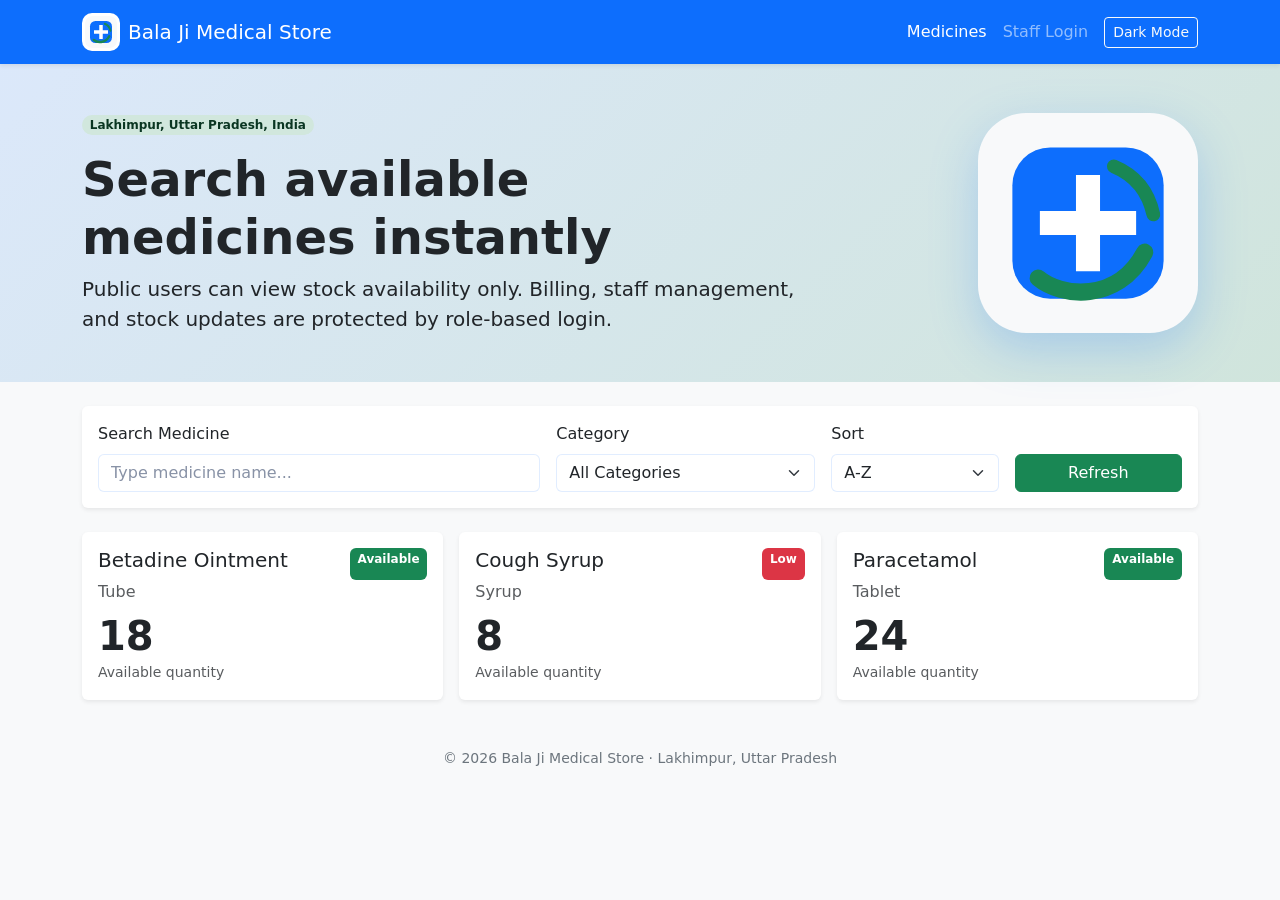
<file: index.html>
<!doctype html>
<html lang="en" data-theme="light">
<head>
  <meta charset="utf-8">
  <meta name="viewport" content="width=device-width, initial-scale=1">
  <meta name="description" content="Public medicine availability for Bala Ji Medical Store, Lakhimpur, Uttar Pradesh.">
  <title>Bala Ji Medical Store | Public Inventory</title>
  <link rel="icon" href="assets/logo.svg" type="image/svg+xml">
  <link href="https://cdn.jsdelivr.net/npm/bootstrap@5.3.3/dist/css/bootstrap.min.css" rel="stylesheet">
  <link href="css/style.css" rel="stylesheet">
</head>
<body data-page="home">
<nav class="navbar navbar-expand-lg navbar-dark bg-primary sticky-top shadow-sm">
  <div class="container">
    <a class="navbar-brand d-flex align-items-center gap-2" href="index.html"><img src="assets/logo.svg" alt="Bala Ji Medical Store logo" class="brand-logo"> <span>Bala Ji Medical Store</span></a>
    <button class="navbar-toggler" type="button" data-bs-toggle="collapse" data-bs-target="#mainNav" aria-controls="mainNav" aria-expanded="false" aria-label="Toggle navigation"><span class="navbar-toggler-icon"></span></button>
    <div class="collapse navbar-collapse" id="mainNav">
      <ul class="navbar-nav ms-auto align-items-lg-center">
        <li class="nav-item"><a class="nav-link active" href="index.html">Medicines</a></li>
        <li class="nav-item"><a class="nav-link" href="login.html">Staff Login</a></li>
        <li class="nav-item"><button class="btn btn-outline-light btn-sm ms-lg-2" data-action="toggle-theme">Dark Mode</button></li>
      </ul>
    </div>
  </div>
</nav>
<header class="hero-section py-5">
  <div class="container">
    <div class="row align-items-center g-4">
      <div class="col-lg-8">
        <p class="badge bg-success-subtle text-success-emphasis rounded-pill">Lakhimpur, Uttar Pradesh, India</p>
        <h1 class="display-5 fw-bold">Search available medicines instantly</h1>
        <p class="lead mb-0">Public users can view stock availability only. Billing, staff management, and stock updates are protected by role-based login.</p>
      </div>
      <div class="col-lg-4 text-lg-end"><img src="assets/logo.svg" class="hero-logo" alt="Bala Ji Medical Store medical cross logo"></div>
    </div>
  </div>
</header>
<main class="container py-4">
  <section class="card border-0 shadow-sm mb-4">
    <div class="card-body">
      <div class="row g-3 align-items-end">
        <div class="col-md-5"><label class="form-label" for="searchMedicine">Search Medicine</label><input id="searchMedicine" class="form-control" placeholder="Type medicine name..."></div>
        <div class="col-md-3"><label class="form-label" for="categoryFilter">Category</label><select id="categoryFilter" class="form-select"><option value="">All Categories</option></select></div>
        <div class="col-md-2"><label class="form-label" for="sortMedicine">Sort</label><select id="sortMedicine" class="form-select"><option value="az">A-Z</option><option value="za">Z-A</option><option value="stockHigh">Stock High</option><option value="stockLow">Stock Low</option></select></div>
        <div class="col-md-2"><button class="btn btn-success w-100" id="refreshPublicInventory">Refresh</button></div>
      </div>
    </div>
  </section>
  <div id="notificationArea" class="mb-3"></div>
  <section id="publicInventoryGrid" class="row g-3" aria-live="polite"></section>
</main>
<footer class="footer py-4 mt-auto"><div class="container text-center small">© <span data-year></span> Bala Ji Medical Store · Lakhimpur, Uttar Pradesh</div></footer>
<script src="https://cdn.jsdelivr.net/npm/bootstrap@5.3.3/dist/js/bootstrap.bundle.min.js"></script>
<script src="js/app.js"></script>
</body>
</html>
</file>
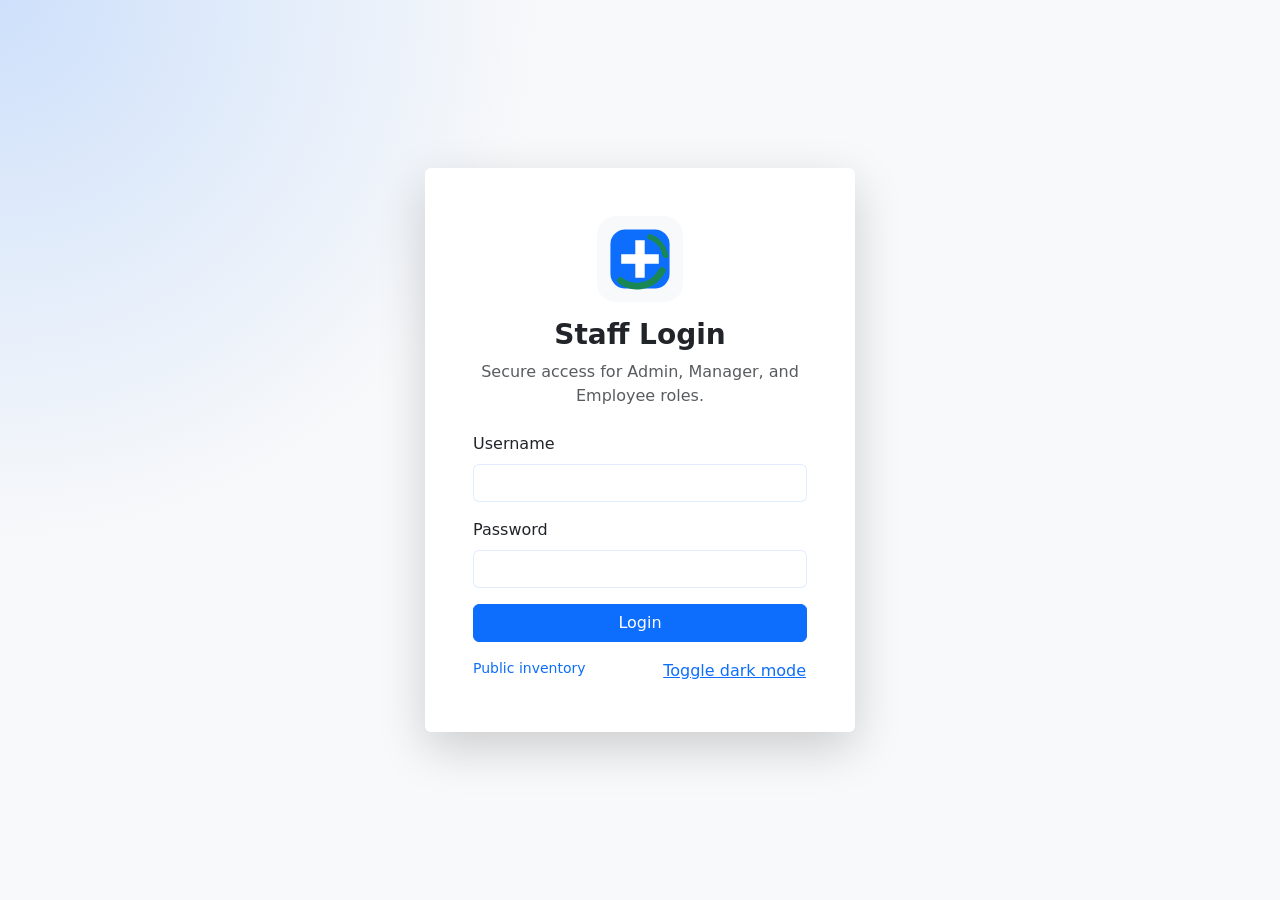
<file: billing.html>
<!doctype html><html lang="en" data-theme="light"><head><meta charset="utf-8"><meta name="viewport" content="width=device-width, initial-scale=1"><title>Billing | Bala Ji Medical Store</title><link rel="icon" href="assets/logo.svg" type="image/svg+xml"><link href="https://cdn.jsdelivr.net/npm/bootstrap@5.3.3/dist/css/bootstrap.min.css" rel="stylesheet"><link href="css/style.css" rel="stylesheet"></head><body data-page="billing" data-roles="Admin,Manager,Employee">
<div class="app-shell"><aside class="sidebar"><a class="sidebar-brand" href="admin.html"><img src="assets/logo.svg" alt="Logo"> <span>BJ Medical</span></a><nav class="nav flex-column"><a class="nav-link" href="admin.html" data-role-link="Admin">Dashboard</a><a class="nav-link" href="inventory.html">Inventory</a><a class="nav-link active" href="billing.html">Billing</a><a class="nav-link" href="employees.html" data-role-link="Admin">Employees</a><a class="nav-link" href="customers.html">Customers</a><a class="nav-link" href="prescriptions.html">Prescriptions</a><button class="nav-link btn btn-link text-start" data-action="logout">Logout</button></nav></aside><div class="content-area"><nav class="navbar bg-body-tertiary shadow-sm px-3"><span class="fw-semibold">Billing & Invoice</span><span data-current-user class="small text-muted"></span></nav>
<main class="container-fluid p-3 p-md-4"><div id="notificationArea"></div><div class="row g-3"><section class="col-xl-7"><div class="card border-0 shadow-sm"><div class="card-header bg-transparent fw-semibold">Create Bill</div><div class="card-body"><form id="billForm"><input type="hidden" name="csrf" data-csrf><div class="row g-3"><div class="col-md-4"><label class="form-label">Customer Name</label><input name="CustomerName" class="form-control" required></div><div class="col-md-4"><label class="form-label">Phone Number</label><input name="Phone" class="form-control" pattern="[0-9]{10}" required></div><div class="col-md-4"><label class="form-label">Email</label><input name="Email" type="email" class="form-control"></div></div><hr><div class="form-check form-switch mb-3"><input class="form-check-input" type="checkbox" id="applyGst" name="ApplyGST"><label class="form-check-label" for="applyGst">Apply GST</label></div><div class="table-responsive"><table class="table align-middle"><thead><tr><th>Medicine</th><th width="120">Qty</th><th width="140">Unit Price</th><th>Total</th><th></th></tr></thead><tbody id="billItems"></tbody></table></div><button class="btn btn-outline-primary btn-sm" type="button" id="addBillItem">Add Medicine</button><div class="row justify-content-end mt-3"><div class="col-md-5"><div class="summary-box"><div><span>Subtotal</span><strong id="billSubtotal">₹0.00</strong></div><div><span>GST (12%)</span><strong id="billGst">₹0.00</strong></div><div class="grand"><span>Grand Total</span><strong id="billGrandTotal">₹0.00</strong></div></div></div></div><section class="payment-panel mt-4 p-3 rounded border"><h3 class="h6 fw-bold">Payment Confirmation</h3><div class="d-flex gap-3 mb-3"><div class="form-check"><input class="form-check-input" type="radio" name="PaymentMethod" id="payUpi" value="UPI" checked><label class="form-check-label" for="payUpi">UPI Payment</label></div><div class="form-check"><input class="form-check-input" type="radio" name="PaymentMethod" id="payCash" value="Cash"><label class="form-check-label" for="payCash">Cash Payment</label></div></div><div id="upiPanel"><img id="upiQr" alt="UPI QR Code" width="180" height="180" class="border rounded bg-white p-2"><p class="mb-1"><strong>UPI ID:</strong> 6387499392@ybl</p><p class="mb-2"><strong>Amount Payable:</strong> <span data-payable>₹0.00</span></p><input type="hidden" id="upiConfirmed" value="no"><button class="btn btn-outline-success btn-sm" type="button" id="upiPaid">I Have Paid</button></div><div id="cashPanel" class="d-none"><p><strong>Amount Payable:</strong> <span data-payable>₹0.00</span></p><div class="form-check"><input class="form-check-input" type="checkbox" id="cashReceived"><label class="form-check-label" for="cashReceived">Cash Payment Received</label></div></div></section><button class="btn btn-success mt-3">Generate Invoice</button></form></div></div></section><section class="col-xl-5"><div class="card border-0 shadow-sm invoice-card"><div class="card-header bg-transparent d-flex justify-content-between"><strong>Invoice Preview</strong><button class="btn btn-outline-secondary btn-sm" id="printInvoice">Print</button></div><div class="card-body"><div id="invoicePreview" class="invoice-preview">Create a bill to preview invoice.</div><div class="d-flex flex-wrap gap-2 mt-3"><button class="btn btn-success btn-sm" id="sendWhatsapp" disabled>Send on WhatsApp</button><button class="btn btn-primary btn-sm" id="sendEmail" disabled>Send Invoice Email</button><button class="btn btn-outline-danger btn-sm" id="exportBillPdf" disabled>Export Bills PDF</button></div></div></div></section></div><section class="card border-0 shadow-sm mt-4"><div class="card-header bg-transparent fw-semibold">Recent Bills</div><div class="card-body table-responsive"><table class="table"><thead><tr><th>Bill ID</th><th>Customer</th><th>Total</th><th>Date</th><th>Created By</th></tr></thead><tbody id="billsTable"></tbody></table></div></section></main></div></div>
<script src="https://cdn.jsdelivr.net/npm/bootstrap@5.3.3/dist/js/bootstrap.bundle.min.js"></script><script src="js/app.js"></script></body></html>
</file>
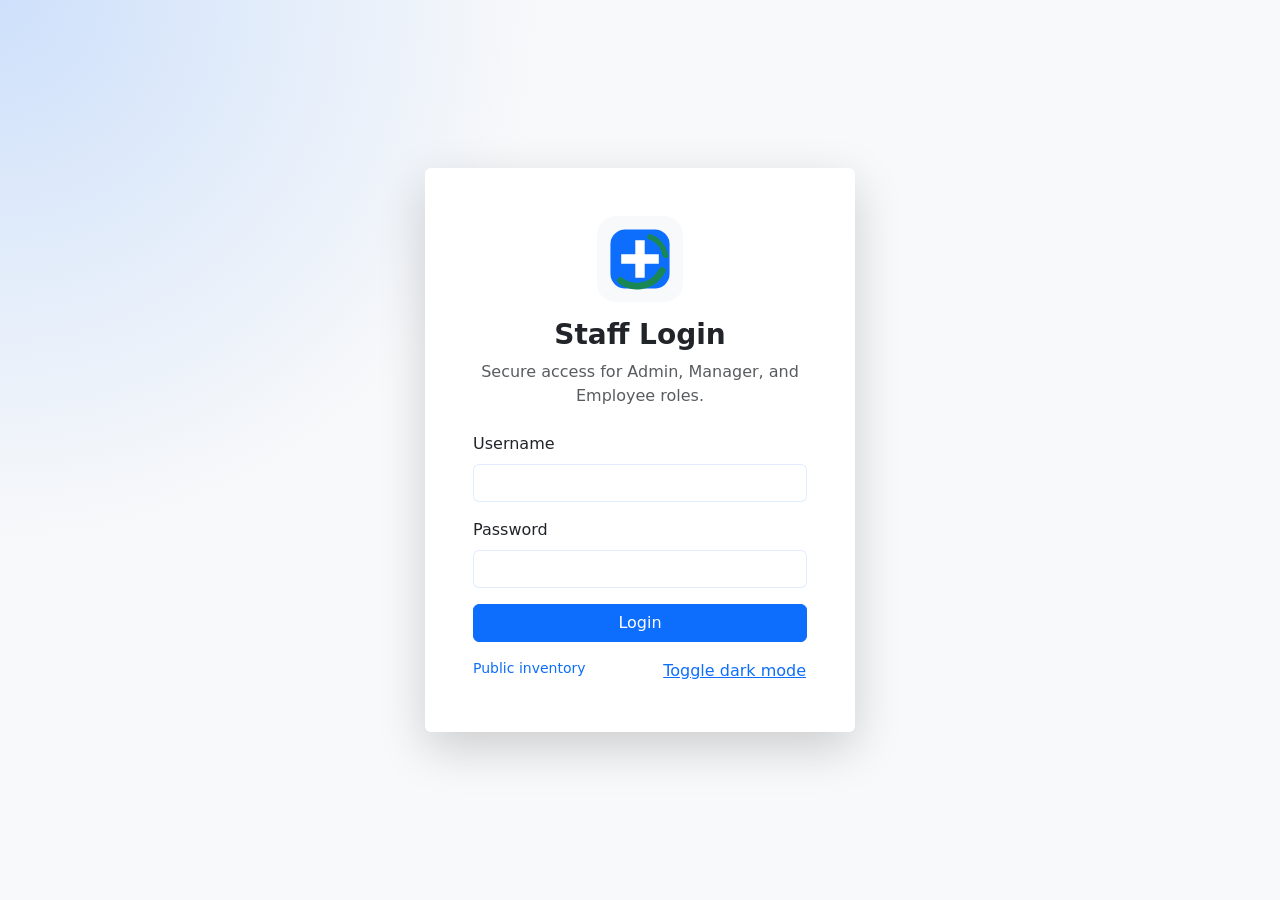
<file: customers.html>
<!doctype html><html lang="en" data-theme="light"><head><meta charset="utf-8"><meta name="viewport" content="width=device-width, initial-scale=1"><title>Customers | Bala Ji Medical Store</title><link rel="icon" href="assets/logo.svg" type="image/svg+xml"><link href="https://cdn.jsdelivr.net/npm/bootstrap@5.3.3/dist/css/bootstrap.min.css" rel="stylesheet"><link href="css/style.css" rel="stylesheet"></head><body data-page="customers" data-roles="Admin,Manager,Employee">
<div class="app-shell"><aside class="sidebar"><a class="sidebar-brand" href="admin.html"><img src="assets/logo.svg" alt="Logo"> <span>BJ Medical</span></a><nav class="nav flex-column"><a class="nav-link" href="admin.html" data-role-link="Admin">Dashboard</a><a class="nav-link" href="inventory.html">Inventory</a><a class="nav-link" href="billing.html">Billing</a><a class="nav-link" href="employees.html" data-role-link="Admin">Employees</a><a class="nav-link active" href="customers.html">Customers</a><a class="nav-link" href="prescriptions.html">Prescriptions</a><button class="nav-link btn btn-link text-start" data-action="logout">Logout</button></nav></aside><div class="content-area"><nav class="navbar bg-body-tertiary shadow-sm px-3"><span class="fw-semibold">Customer Management</span><span data-current-user class="small text-muted"></span></nav>
<main class="container-fluid p-3 p-md-4"><div id="notificationArea"></div><section class="row g-3"><div class="col-lg-4"><div class="card border-0 shadow-sm"><div class="card-header bg-transparent fw-semibold">Add / Edit Customer</div><div class="card-body"><form id="customerForm"><input type="hidden" name="CustomerID"><input type="hidden" name="csrf" data-csrf><div class="mb-3"><label class="form-label">Name</label><input name="Name" class="form-control" required></div><div class="mb-3"><label class="form-label">Phone</label><input name="Phone" class="form-control" pattern="[0-9]{10}" required></div><div class="mb-3"><label class="form-label">Email</label><input name="Email" type="email" class="form-control"></div><div class="mb-3"><label class="form-label">Address</label><textarea name="Address" class="form-control"></textarea></div><button class="btn btn-primary">Save Customer</button><button class="btn btn-outline-secondary" type="reset">Clear</button></form></div></div></div><div class="col-lg-8"><div class="card border-0 shadow-sm"><div class="card-header bg-transparent d-flex justify-content-between"><strong>Customers</strong><input id="customerSearch" class="form-control form-control-sm w-auto" placeholder="Search customer"></div><div class="card-body table-responsive"><table class="table table-hover"><thead><tr><th>ID</th><th>Name</th><th>Phone</th><th>Email</th><th>Address</th><th>Date Added</th><th>Action</th></tr></thead><tbody id="customersTable"></tbody></table></div></div></div></section></main></div></div>
<script src="https://cdn.jsdelivr.net/npm/bootstrap@5.3.3/dist/js/bootstrap.bundle.min.js"></script><script src="js/app.js"></script></body></html>
</file>
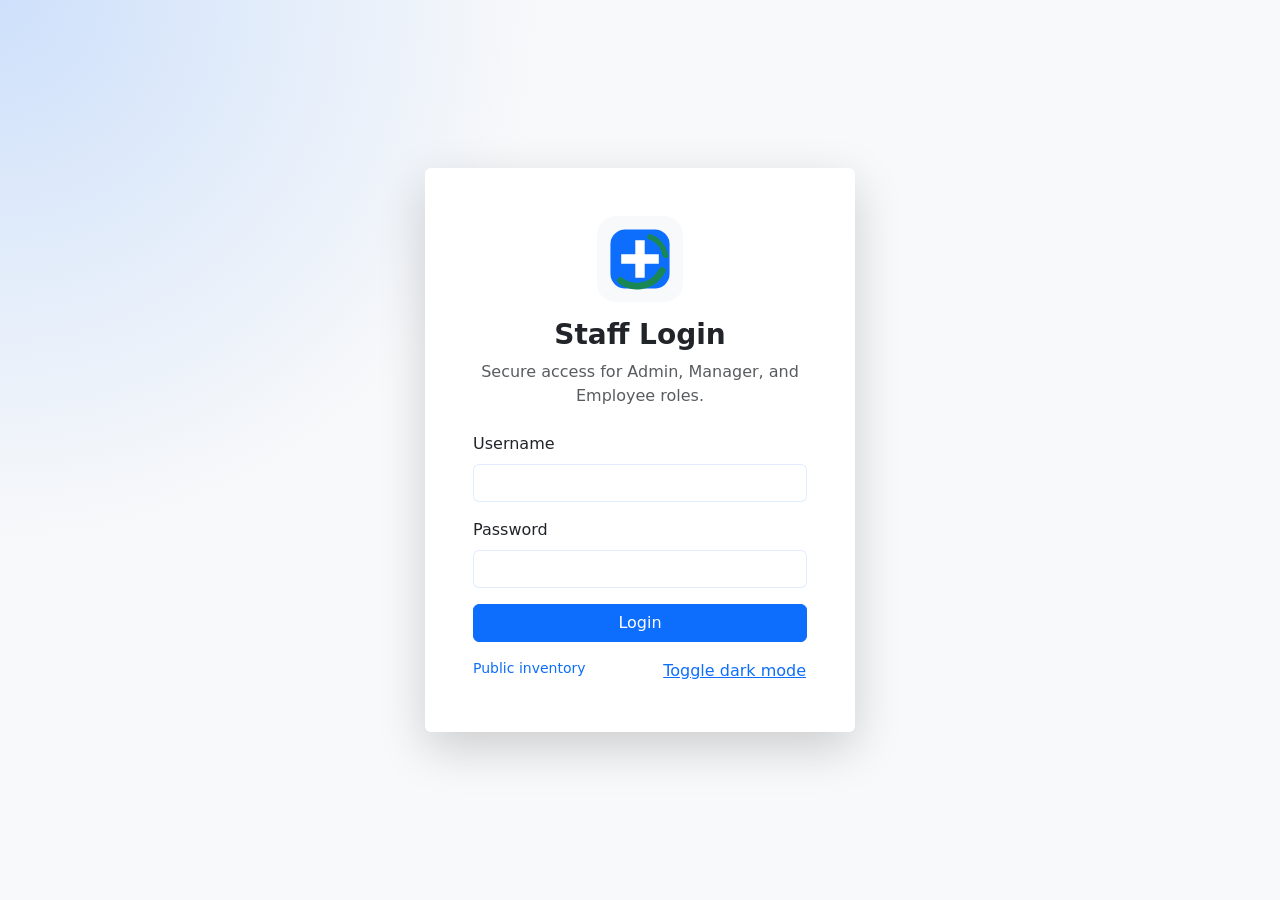
<file: employees.html>
<!doctype html><html lang="en" data-theme="light"><head><meta charset="utf-8"><meta name="viewport" content="width=device-width, initial-scale=1"><title>Employees | Bala Ji Medical Store</title><link rel="icon" href="assets/logo.svg" type="image/svg+xml"><link href="https://cdn.jsdelivr.net/npm/bootstrap@5.3.3/dist/css/bootstrap.min.css" rel="stylesheet"><link href="css/style.css" rel="stylesheet"></head><body data-page="employees" data-roles="Admin">
<div class="app-shell"><aside class="sidebar"><a class="sidebar-brand" href="admin.html"><img src="assets/logo.svg" alt="Logo"> <span>BJ Medical</span></a><nav class="nav flex-column"><a class="nav-link" href="admin.html">Dashboard</a><a class="nav-link" href="inventory.html">Inventory</a><a class="nav-link" href="billing.html">Billing</a><a class="nav-link active" href="employees.html">Employees</a><a class="nav-link" href="customers.html">Customers</a><a class="nav-link" href="prescriptions.html">Prescriptions</a><button class="nav-link btn btn-link text-start" data-action="logout">Logout</button></nav></aside><div class="content-area"><nav class="navbar bg-body-tertiary shadow-sm px-3"><span class="fw-semibold">Employee Management</span><span data-current-user class="small text-muted"></span></nav>
<main class="container-fluid p-3 p-md-4"><div id="notificationArea"></div><section class="row g-3"><div class="col-lg-4"><div class="card border-0 shadow-sm"><div class="card-header bg-transparent fw-semibold">Add / Edit Employee</div><div class="card-body"><form id="employeeForm"><input type="hidden" name="EmployeeID"><input type="hidden" name="csrf" data-csrf><div class="mb-2"><label class="form-label">Name</label><input name="Name" class="form-control" required></div><div class="mb-2"><label class="form-label">Username</label><input name="Username" class="form-control" required></div><div class="mb-2"><label class="form-label">Password</label><input name="Password" type="password" class="form-control" minlength="6" placeholder="Required for new employee"></div><div class="mb-2"><label class="form-label">Role</label><select name="Role" class="form-select"><option>Employee</option><option>Manager</option><option>Doctor</option><option>Admin</option></select></div><div class="mb-2"><label class="form-label">Phone</label><input name="Phone" class="form-control"></div><div class="mb-2"><label class="form-label">Email</label><input name="Email" type="email" class="form-control"></div><div class="mb-3"><label class="form-label">Status</label><select name="Status" class="form-select"><option>Active</option><option>Inactive</option></select></div><div class="form-check mb-3"><input class="form-check-input" type="checkbox" name="AllowDuplicate" id="allowDuplicateEmployee"><label class="form-check-label" for="allowDuplicateEmployee">Allow Duplicate (Admin only)</label></div><button class="btn btn-primary">Save Employee</button><button class="btn btn-outline-secondary" type="reset">Clear</button></form></div></div></div><div class="col-lg-8"><div class="card border-0 shadow-sm"><div class="card-header bg-transparent d-flex justify-content-between"><strong>Employee List</strong><input id="employeeSearch" class="form-control form-control-sm w-auto" placeholder="Search"></div><div class="card-body table-responsive"><table class="table table-hover"><thead><tr><th>ID</th><th>Name</th><th>Role</th><th>Phone</th><th>Email</th><th>Status</th><th>Actions</th></tr></thead><tbody id="employeesTable"></tbody></table></div></div></div></section></main></div></div>
<script src="https://cdn.jsdelivr.net/npm/bootstrap@5.3.3/dist/js/bootstrap.bundle.min.js"></script><script src="js/app.js"></script></body></html>
</file>
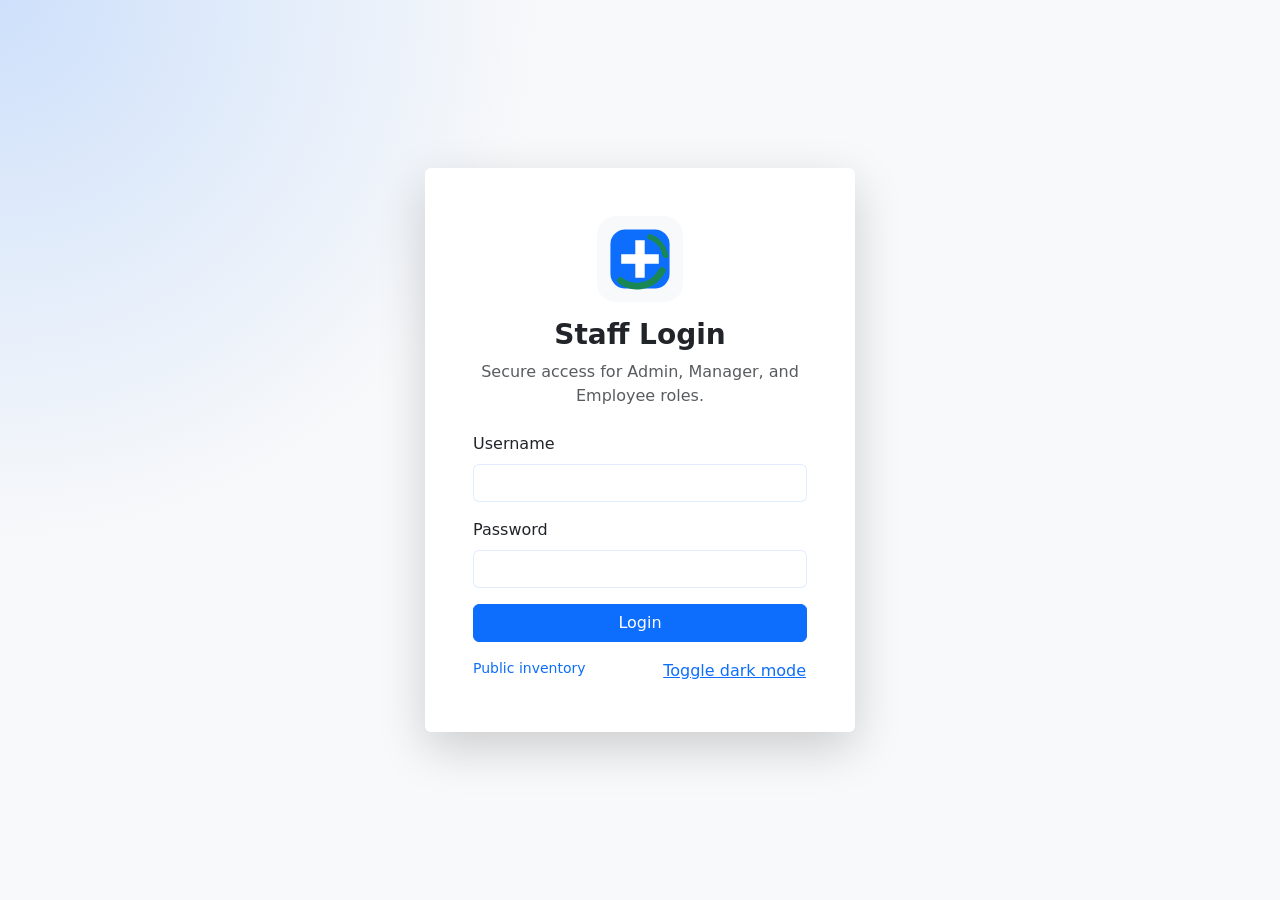
<file: inventory.html>
<!doctype html><html lang="en" data-theme="light"><head><meta charset="utf-8"><meta name="viewport" content="width=device-width, initial-scale=1"><title>Inventory | Bala Ji Medical Store</title><link rel="icon" href="assets/logo.svg" type="image/svg+xml"><link href="https://cdn.jsdelivr.net/npm/bootstrap@5.3.3/dist/css/bootstrap.min.css" rel="stylesheet"><link href="css/style.css" rel="stylesheet"></head><body data-page="inventory" data-roles="Admin,Manager,Employee">
<div class="app-shell"><aside class="sidebar"><a class="sidebar-brand" href="admin.html"><img src="assets/logo.svg" alt="Logo"> <span>BJ Medical</span></a><nav class="nav flex-column"><a class="nav-link" href="admin.html" data-role-link="Admin">Dashboard</a><a class="nav-link active" href="inventory.html">Inventory</a><a class="nav-link" href="billing.html">Billing</a><a class="nav-link" href="employees.html" data-role-link="Admin">Employees</a><a class="nav-link" href="customers.html">Customers</a><a class="nav-link" href="prescriptions.html">Prescriptions</a><button class="nav-link btn btn-link text-start" data-action="logout">Logout</button></nav></aside><div class="content-area"><nav class="navbar bg-body-tertiary shadow-sm px-3"><span class="fw-semibold">Inventory Management</span><span data-current-user class="small text-muted"></span></nav>
<main class="container-fluid p-3 p-md-4"><div id="notificationArea"></div><section class="row g-3"><div class="col-lg-5"><div class="card border-0 shadow-sm"><div class="card-header bg-transparent fw-semibold">Add / Edit Medicine</div><div class="card-body"><form id="medicineForm"><input type="hidden" name="MedicineID"><input type="hidden" name="csrf" data-csrf><div class="mb-3"><label class="form-label">Medicine Name</label><input name="MedicineName" class="form-control" required></div><div class="mb-3"><label class="form-label">Category</label><input name="Category" list="categoryOptions" class="form-control" required><datalist id="categoryOptions"></datalist></div><div class="mb-3"><label class="form-label">Remarks</label><textarea name="Remarks" class="form-control"></textarea></div><div class="form-check mb-3" data-role-link="Admin"><input class="form-check-input" type="checkbox" name="AllowDuplicateMedicine" id="allowDuplicateMedicine"><label class="form-check-label" for="allowDuplicateMedicine">Allow Duplicate Medicine (Admin only)</label></div><button class="btn btn-primary">Save Medicine</button><button type="reset" class="btn btn-outline-secondary">Clear</button></form></div></div></div><div class="col-lg-7"><div class="card border-0 shadow-sm"><div class="card-header bg-transparent fw-semibold">Incoming Stock Entry</div><div class="card-body"><form id="stockForm" class="row g-3"><input type="hidden" name="csrf" data-csrf><div class="col-md-6"><label class="form-label">Medicine</label><select name="MedicineID" id="stockMedicineSelect" class="form-select" required></select></div><div class="col-md-3"><label class="form-label">Quantity Received</label><input name="QuantityAdded" type="number" min="1" class="form-control" required></div><div class="col-md-3"><label class="form-label">Date</label><input name="Date" type="date" class="form-control" required></div><div class="col-12"><label class="form-label">Remarks</label><input name="Remarks" class="form-control"></div><div class="col-12"><button class="btn btn-success">Add Stock</button></div></form></div></div></div></section><section class="card border-0 shadow-sm mt-4"><div class="card-header bg-transparent d-flex flex-wrap gap-2 justify-content-between"><strong>Medicine List</strong><div class="d-flex gap-2"><input id="inventorySearch" class="form-control form-control-sm" placeholder="Search"><button class="btn btn-outline-success btn-sm" id="exportInventoryCsv">Export CSV</button></div></div><div class="card-body table-responsive"><table class="table table-hover align-middle"><thead><tr><th>ID</th><th>Name</th><th>Category</th><th>Quantity</th><th>Updated</th><th>Remarks</th><th>Action</th></tr></thead><tbody id="inventoryTable"></tbody></table></div></section></main></div></div>
<script src="https://cdn.jsdelivr.net/npm/bootstrap@5.3.3/dist/js/bootstrap.bundle.min.js"></script><script src="js/app.js"></script></body></html>
</file>
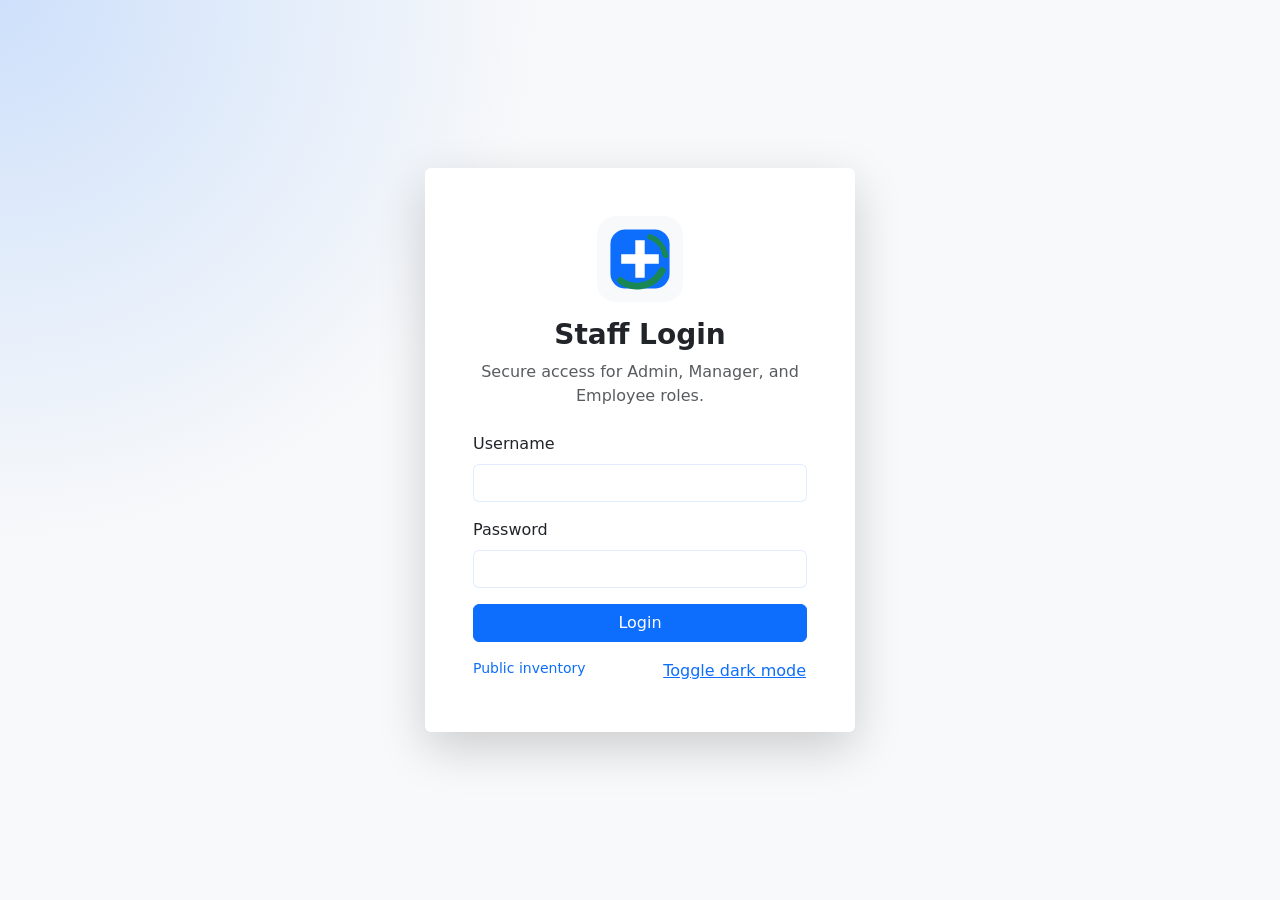
<file: login.html>
<!doctype html>
<html lang="en" data-theme="light">
<head>
  <meta charset="utf-8"><meta name="viewport" content="width=device-width, initial-scale=1">
  <title>Staff Login | Bala Ji Medical Store</title><link rel="icon" href="assets/logo.svg" type="image/svg+xml">
  <link href="https://cdn.jsdelivr.net/npm/bootstrap@5.3.3/dist/css/bootstrap.min.css" rel="stylesheet"><link href="css/style.css" rel="stylesheet">
</head>
<body data-page="login" class="auth-body">
<main class="container min-vh-100 d-flex align-items-center justify-content-center py-5">
  <div class="auth-card card border-0 shadow-lg">
    <div class="card-body p-4 p-md-5">
      <div class="text-center mb-4"><img src="assets/logo.svg" class="login-logo" alt="Bala Ji Medical Store logo"><h1 class="h3 fw-bold mt-3">Staff Login</h1><p class="text-muted">Secure access for Admin, Manager, and Employee roles.</p></div>
      <div id="notificationArea"></div>
      <form id="loginForm" novalidate>
        <input type="hidden" name="csrf" data-csrf>
        <div class="mb-3"><label class="form-label" for="username">Username</label><input id="username" name="username" class="form-control" autocomplete="username" required minlength="3"></div>
        <div class="mb-3"><label class="form-label" for="password">Password</label><input id="password" name="password" type="password" class="form-control" autocomplete="current-password" required minlength="6"></div>
        <button class="btn btn-primary w-100" type="submit">Login</button>
      </form>
      <div class="d-flex justify-content-between mt-3 small"><a href="index.html">Public inventory</a><button class="btn btn-link p-0 small" data-action="toggle-theme">Toggle dark mode</button></div>
    </div>
  </div>
</main>
<script src="https://cdn.jsdelivr.net/npm/bootstrap@5.3.3/dist/js/bootstrap.bundle.min.js"></script><script src="js/app.js"></script>
</body></html>
</file>
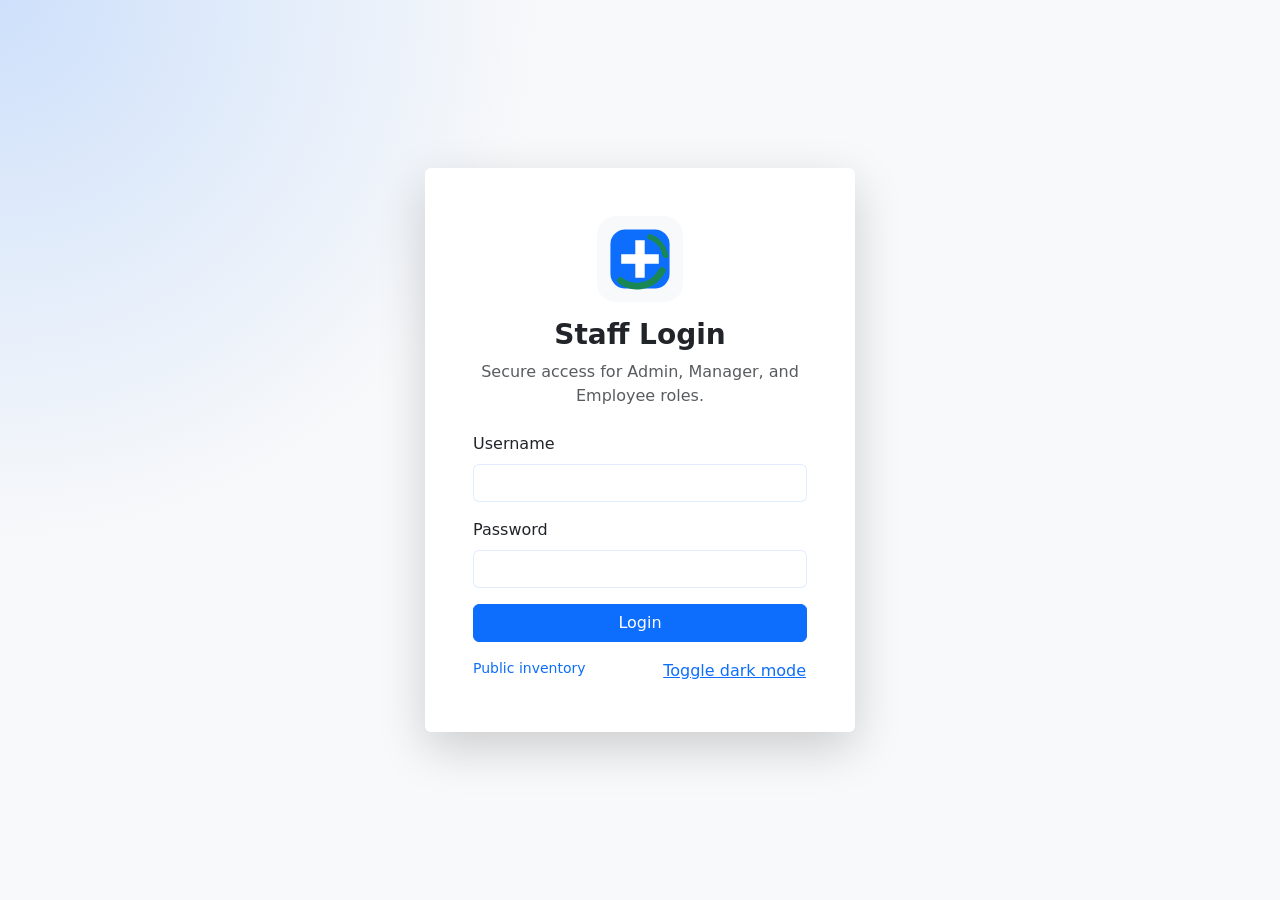
<file: prescriptions.html>
<!doctype html><html lang="en" data-theme="light"><head><meta charset="utf-8"><meta name="viewport" content="width=device-width, initial-scale=1"><title>Prescriptions | Bala Ji Medical Store</title><link rel="icon" href="assets/logo.svg" type="image/svg+xml"><link href="https://cdn.jsdelivr.net/npm/bootstrap@5.3.3/dist/css/bootstrap.min.css" rel="stylesheet"><link href="css/style.css" rel="stylesheet"></head><body data-page="prescriptions" data-roles="Admin,Doctor">
<div class="app-shell"><aside class="sidebar"><a class="sidebar-brand" href="admin.html"><img src="assets/logo.svg" alt="Logo"> <span>BJ Medical</span></a><nav class="nav flex-column"><a class="nav-link" href="admin.html" data-role-link="Admin">Dashboard</a><a class="nav-link" href="inventory.html">Inventory</a><a class="nav-link" href="billing.html">Billing</a><a class="nav-link" href="employees.html" data-role-link="Admin">Employees</a><a class="nav-link" href="customers.html">Customers</a><a class="nav-link active" href="prescriptions.html">Prescriptions</a><button class="nav-link btn btn-link text-start" data-action="logout">Logout</button></nav></aside><div class="content-area"><nav class="navbar bg-body-tertiary shadow-sm px-3"><span class="fw-semibold">Prescription Module</span><span data-current-user class="small text-muted"></span></nav>
<main class="container-fluid p-3 p-md-4"><div id="notificationArea"></div><section class="row g-3"><div class="col-lg-5"><div class="card border-0 shadow-sm"><div class="card-header bg-transparent fw-semibold">Create Prescription</div><div class="card-body"><form id="prescriptionForm"><input type="hidden" name="csrf" data-csrf><div class="mb-3"><label class="form-label">Existing Customer</label><select class="form-select" name="CustomerID" id="prescriptionCustomer"></select></div><div class="mb-3"><label class="form-label">Customer Name (if new/walk-in)</label><input class="form-control" name="CustomerName"></div><div class="mb-3"><label class="form-label">Recommended Medicines</label><textarea class="form-control" name="Medicines" rows="4" required placeholder="Medicine name, dose, duration"></textarea></div><div class="mb-3"><label class="form-label">Prescription / Consultation Notes</label><textarea class="form-control" name="Notes" rows="5" required></textarea></div><button class="btn btn-primary">Save Prescription</button><button class="btn btn-outline-secondary" type="button" id="printPrescription">Print Prescription</button><button class="btn btn-outline-primary" type="button" id="sendPrescriptionPdf">Send Prescription PDF</button></form></div></div></div><div class="col-lg-7"><div class="card border-0 shadow-sm"><div class="card-header bg-transparent fw-semibold">Saved Prescriptions</div><div class="card-body" id="prescriptionList"></div></div></div></section></main></div></div>
<script src="https://cdn.jsdelivr.net/npm/bootstrap@5.3.3/dist/js/bootstrap.bundle.min.js"></script><script src="js/app.js"></script></body></html>
</file>
<file: css/style.css>
:root {
  --primary: #0D6EFD;
  --secondary: #198754;
  --bg: #F8F9FA;
  --text: #212529;
  --card: #ffffff;
  --border: rgba(13, 110, 253, .12);
}
html[data-theme="dark"] {
  --bg: #101827;
  --text: #e8eef9;
  --card: #172033;
  --border: rgba(255, 255, 255, .12);
  color-scheme: dark;
}
body { background: var(--bg); color: var(--text); min-height: 100vh; }
a { text-decoration: none; }
.card, .form-control, .form-select, .modal-content { background-color: var(--card); color: var(--text); border-color: var(--border); }
.form-control::placeholder { color: #8892a6; }
.brand-logo { width: 38px; height: 38px; border-radius: 10px; background: #fff; padding: 3px; }
.hero-section { background: linear-gradient(135deg, rgba(13,110,253,.12), rgba(25,135,84,.18)); }
.hero-logo { max-width: 220px; width: 70%; filter: drop-shadow(0 1rem 1.5rem rgba(13,110,253,.22)); }
.footer { color: #6c757d; }
.medicine-card { transition: transform .2s ease, box-shadow .2s ease; border-left: 4px solid var(--primary); }
.medicine-card:hover { transform: translateY(-3px); box-shadow: 0 1rem 2rem rgba(13,110,253,.12)!important; }
.low-stock { border-left-color: #dc3545; }
.auth-body { background: radial-gradient(circle at top left, rgba(13,110,253,.18), transparent 35%), var(--bg); }
.auth-card { width: min(100%, 430px); }
.login-logo { width: 86px; height: 86px; }
.app-shell { min-height: 100vh; display: flex; }
.sidebar { width: 250px; min-height: 100vh; background: linear-gradient(180deg, #0D6EFD, #0852c2); color: #fff; position: sticky; top: 0; padding: 1rem; }
.sidebar-brand { display: flex; align-items: center; gap: .7rem; color: #fff; font-weight: 700; font-size: 1.1rem; margin-bottom: 1.5rem; }
.sidebar-brand img { width: 42px; height: 42px; border-radius: 12px; background: #fff; padding: 3px; }
.sidebar .nav-link { color: rgba(255,255,255,.85); border-radius: .75rem; margin-bottom: .25rem; }
.sidebar .nav-link:hover, .sidebar .nav-link.active { background: rgba(255,255,255,.16); color: #fff; }
.content-area { flex: 1; min-width: 0; }
.stat-card { border: 0; box-shadow: 0 .5rem 1.5rem rgba(13,110,253,.08); }
.stat-icon { width: 46px; height: 46px; display: grid; place-items: center; border-radius: 14px; background: rgba(13,110,253,.12); color: var(--primary); font-weight: 800; }
.badge-low { background: #dc3545; }
.badge-ok { background: var(--secondary); }
.summary-box { background: rgba(13,110,253,.08); border-radius: 1rem; padding: 1rem; }
.summary-box div { display: flex; justify-content: space-between; margin-bottom: .5rem; }
.summary-box .grand { border-top: 1px dashed var(--border); padding-top: .75rem; font-size: 1.1rem; }
.invoice-preview { background: #fff; color: #212529; border: 1px solid #dee2e6; border-radius: 1rem; padding: 1rem; min-height: 360px; }
.invoice-header { display: flex; gap: 1rem; align-items: center; border-bottom: 2px solid #0D6EFD; padding-bottom: .75rem; margin-bottom: 1rem; }
.invoice-header img { width: 54px; height: 54px; }
.table > :not(caption) > * > * { background-color: transparent; color: inherit; }
.pagination .page-link { cursor: pointer; }
@media (max-width: 991.98px) {
  .app-shell { display: block; }
  .sidebar { position: relative; width: 100%; min-height: auto; }
  .sidebar .nav { flex-direction: row; flex-wrap: wrap; gap: .25rem; }
  .sidebar .nav-link { margin: 0; }
}
@media print {
  .sidebar, .navbar, .card-header button, #billForm, #sendWhatsapp, #sendEmail, #exportBillPdf { display: none !important; }
  .content-area { width: 100%; }
  .invoice-preview { border: 0; }
}
</file>
